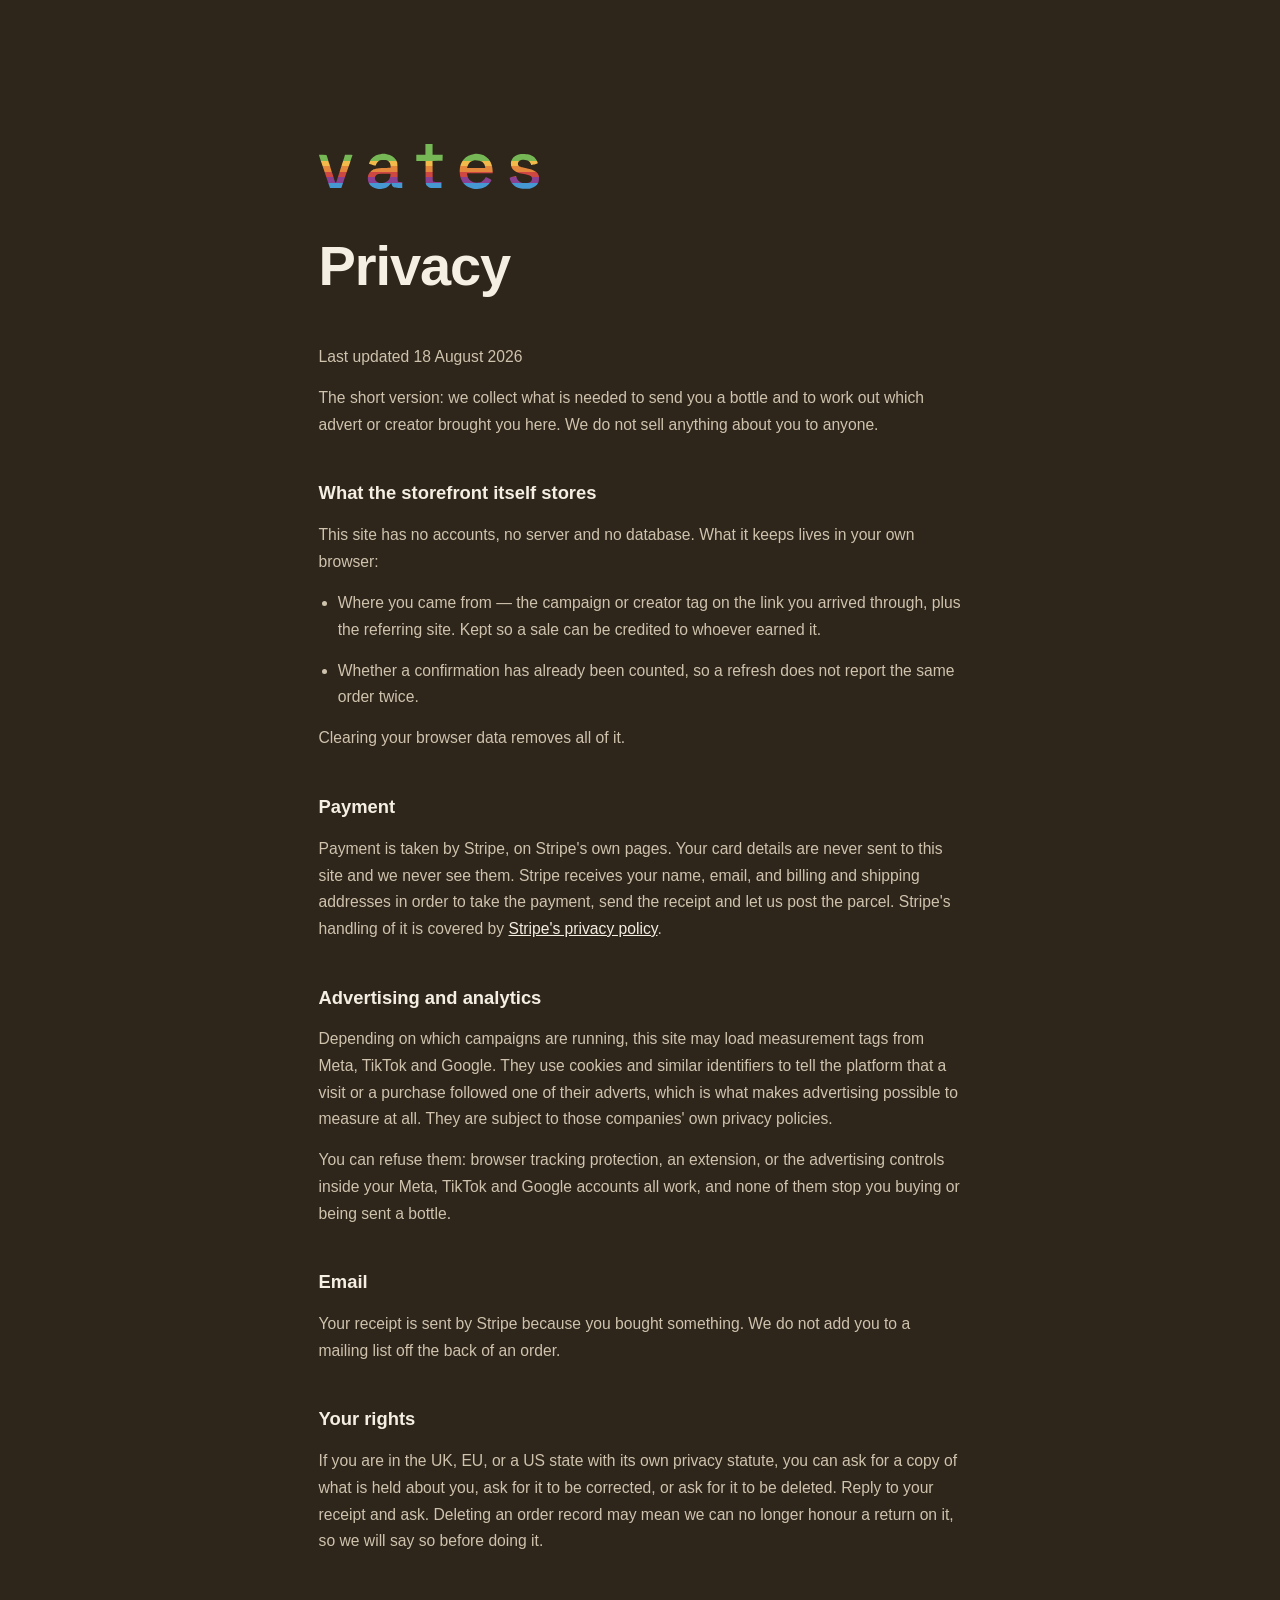
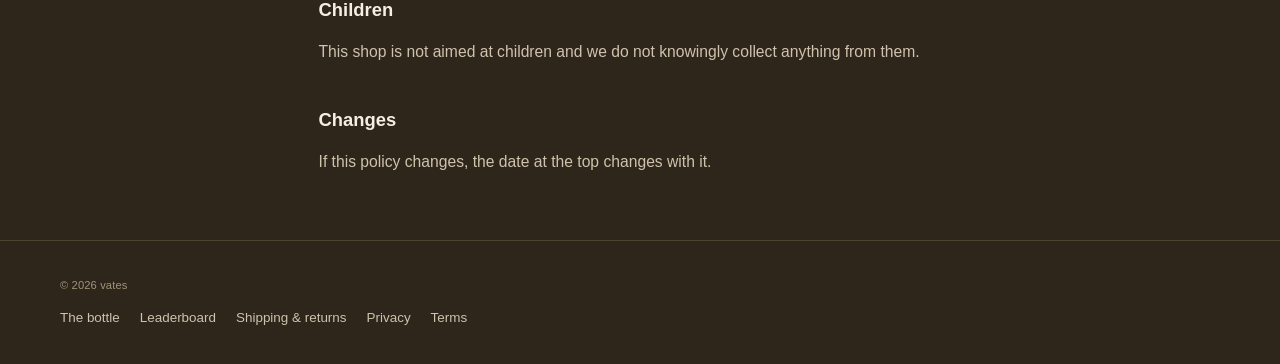
<file: privacy.html>
<!doctype html>
<html lang="en" data-theme="dark">
<head>
<meta charset="utf-8">
<meta name="viewport" content="width=device-width, initial-scale=1">

<title>Privacy — vates</title>
<meta name="description" content="What vates collects, why, and how to have it deleted.">
<meta name="color-scheme" content="dark">
<meta name="theme-color" content="#2e251b">
<link rel="canonical" href="https://loom-one-lime.vercel.app/privacy.html">

<link rel="icon" href="assets/brand/vates-mark.svg" type="image/svg+xml">
<link rel="icon" href="favicon.ico" sizes="32x32">
<link rel="apple-touch-icon" href="assets/img/apple-touch-icon.png">

<link rel="stylesheet" href="assets/brand/loom-colors.css">
<link rel="stylesheet" href="assets/css/styles.css">
</head>
<body class="page">

<a class="skip-link" href="#main">Skip to content</a>

<main class="page__main" id="main">
  <div class="container page__inner">

    <p class="wordmark wordmark--page">
      <a href="./"><img src="assets/brand/vates-wordmark.svg" alt="vates" width="893" height="184"></a>
    </p>

    <h1 class="page__title">Privacy</h1>
    <div class="prose">
      <p class="prose__updated">Last updated 18 August 2026</p>

      <p>The short version: we collect what is needed to send you a bottle and
        to work out which advert or creator brought you here. We do not sell
        anything about you to anyone.</p>

      <h2>What the storefront itself stores</h2>
      <p>This site has no accounts, no server and no database. What it keeps
        lives in your own browser:</p>
      <ul>
        <li>Where you came from — the campaign or creator tag on the link you
          arrived through, plus the referring site. Kept so a sale can be
          credited to whoever earned it.</li>
        <li>Whether a confirmation has already been counted, so a refresh does
          not report the same order twice.</li>
      </ul>
      <p>Clearing your browser data removes all of it.</p>

      <h2>Payment</h2>
      <p>Payment is taken by Stripe, on Stripe's own pages. Your card details
        are never sent to this site and we never see them. Stripe receives your
        name, email, and billing and shipping addresses in order to take the
        payment, send the receipt and let us post the parcel. Stripe's handling
        of it is covered by
        <a href="https://stripe.com/privacy" rel="noopener">Stripe's privacy
        policy</a>.</p>

      <h2>Advertising and analytics</h2>
      <p>Depending on which campaigns are running, this site may load
        measurement tags from Meta, TikTok and Google. They use cookies and
        similar identifiers to tell the platform that a visit or a purchase
        followed one of their adverts, which is what makes advertising possible
        to measure at all. They are subject to those companies' own privacy
        policies.</p>
      <p>You can refuse them: browser tracking protection, an extension, or the
        advertising controls inside your Meta, TikTok and Google accounts all
        work, and none of them stop you buying or being sent a bottle.</p>

      <h2>Email</h2>
      <p>Your receipt is sent by Stripe because you bought something. We do not
        add you to a mailing list off the back of an order.</p>

      <h2>Your rights</h2>
      <p>If you are in the UK, EU, or a US state with its own privacy statute,
        you can ask for a copy of what is held about you, ask for it to be
        corrected, or ask for it to be deleted. Reply to your receipt and ask.
        Deleting an order record may mean we can no longer honour a return on
        it, so we will say so before doing it.</p>

      <h2>Children</h2>
      <p>This shop is not aimed at children and we do not knowingly collect
        anything from them.</p>

      <h2>Changes</h2>
      <p>If this policy changes, the date at the top changes with it.</p>
    </div>

  </div>
</main>

<footer class="site-footer">
  <div class="container site-footer__inner">
    <p class="site-footer__meta">&copy; <span id="year">2026</span> vates</p>
    <p class="site-footer__links">
      <a href="./">The bottle</a>
      <a href="leaderboard.html">Leaderboard</a>
      <a href="shipping.html">Shipping &amp; returns</a>
      <a href="privacy.html">Privacy</a>
      <a href="terms.html">Terms</a>
    </p>
  </div>
</footer>

<script>document.getElementById("year").textContent = String(new Date().getFullYear());</script>

</body>
</html>
</file>
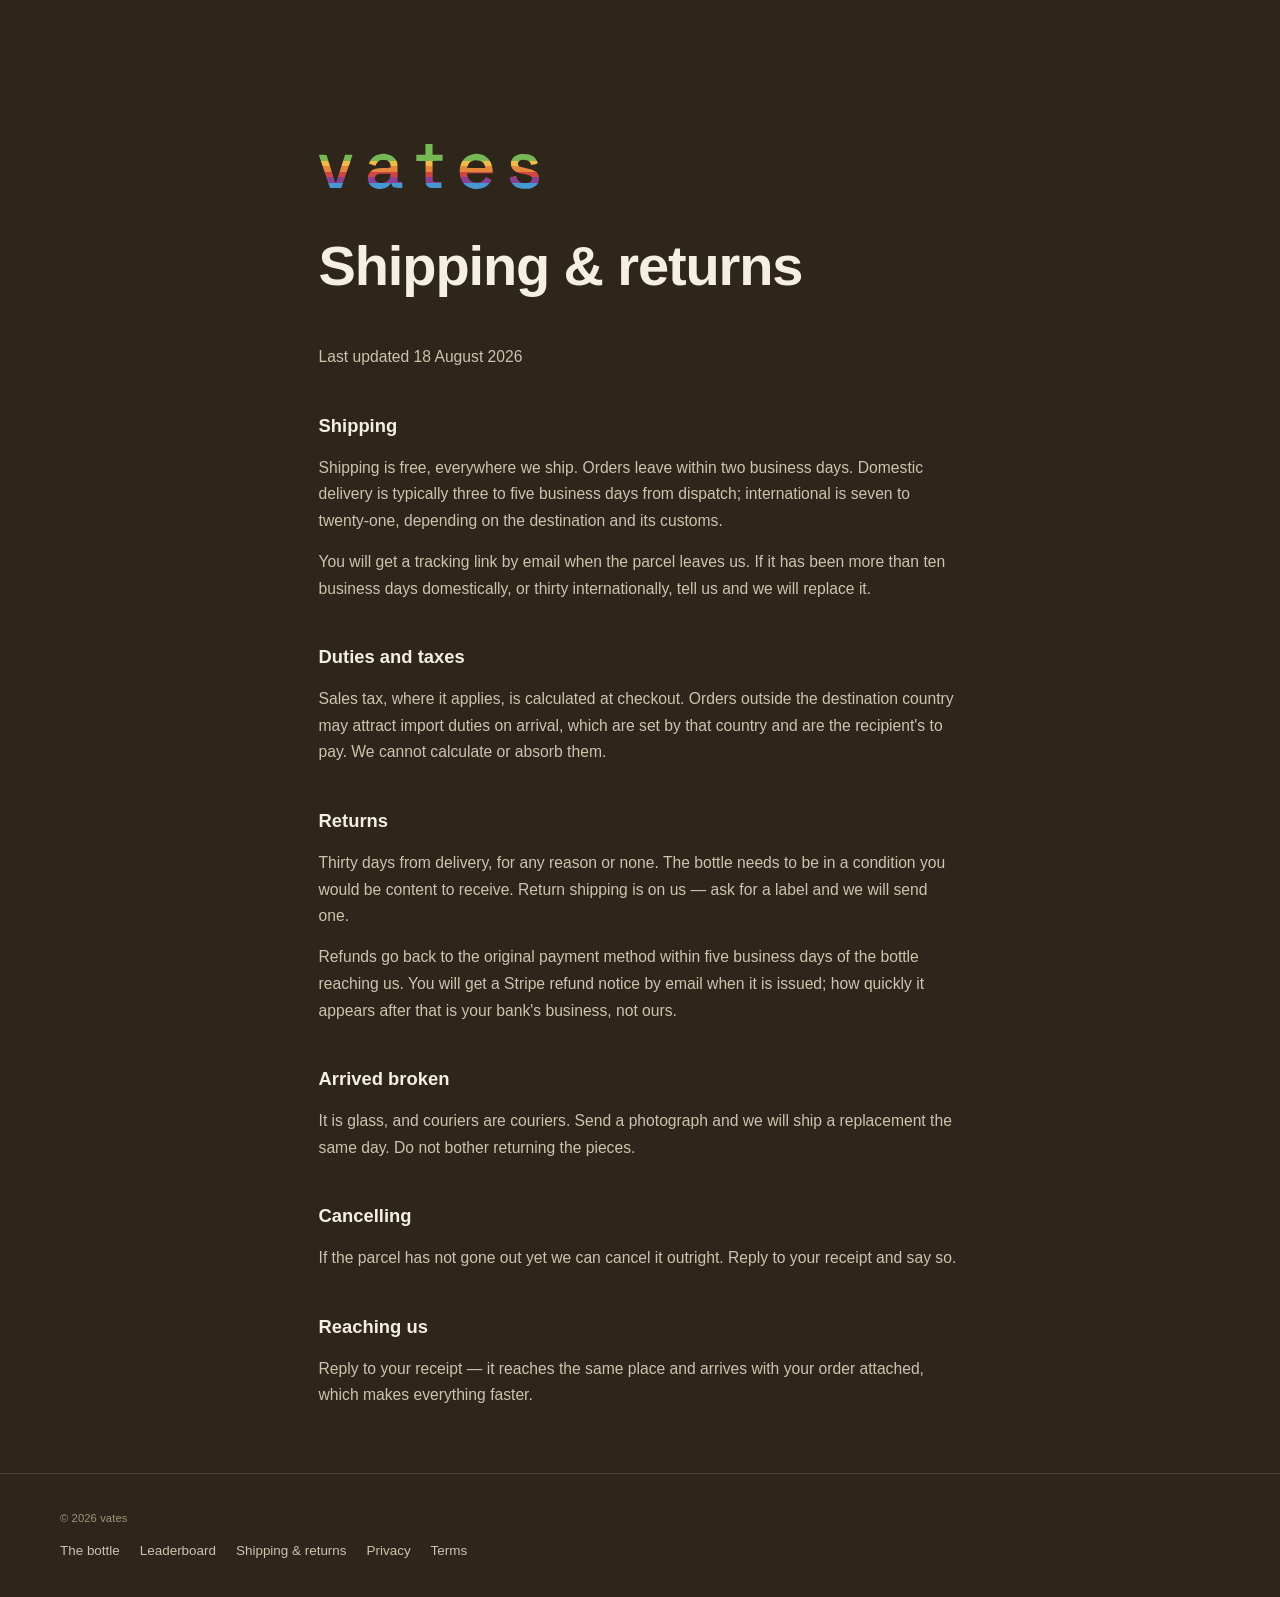
<file: shipping.html>
<!doctype html>
<html lang="en" data-theme="dark">
<head>
<meta charset="utf-8">
<meta name="viewport" content="width=device-width, initial-scale=1">

<title>Shipping &amp; returns — vates</title>
<meta name="description" content="Free shipping. 30-day returns. How No. 01 gets to you and how to send it back.">
<meta name="color-scheme" content="dark">
<meta name="theme-color" content="#2e251b">
<link rel="canonical" href="https://loom-one-lime.vercel.app/shipping.html">

<link rel="icon" href="assets/brand/vates-mark.svg" type="image/svg+xml">
<link rel="icon" href="favicon.ico" sizes="32x32">
<link rel="apple-touch-icon" href="assets/img/apple-touch-icon.png">

<link rel="stylesheet" href="assets/brand/loom-colors.css">
<link rel="stylesheet" href="assets/css/styles.css">
</head>
<body class="page">

<a class="skip-link" href="#main">Skip to content</a>

<main class="page__main" id="main">
  <div class="container page__inner">

    <p class="wordmark wordmark--page">
      <a href="./"><img src="assets/brand/vates-wordmark.svg" alt="vates" width="893" height="184"></a>
    </p>

    <h1 class="page__title">Shipping &amp; returns</h1>
    <div class="prose">
      <p class="prose__updated">Last updated 18 August 2026</p>

      <h2>Shipping</h2>
      <p>Shipping is free, everywhere we ship. Orders leave within two business
        days. Domestic delivery is typically three to five business days from
        dispatch; international is seven to twenty-one, depending on the
        destination and its customs.</p>
      <p>You will get a tracking link by email when the parcel leaves us. If it
        has been more than ten business days domestically, or thirty
        internationally, tell us and we will replace it.</p>

      <h2>Duties and taxes</h2>
      <p>Sales tax, where it applies, is calculated at checkout. Orders outside
        the destination country may attract import duties on arrival, which are
        set by that country and are the recipient's to pay. We cannot calculate
        or absorb them.</p>

      <h2>Returns</h2>
      <p>Thirty days from delivery, for any reason or none. The bottle needs to
        be in a condition you would be content to receive. Return shipping is on
        us — ask for a label and we will send one.</p>
      <p>Refunds go back to the original payment method within five business
        days of the bottle reaching us. You will get a Stripe refund notice by
        email when it is issued; how quickly it appears after that is your
        bank's business, not ours.</p>

      <h2>Arrived broken</h2>
      <p>It is glass, and couriers are couriers. Send a photograph and we will
        ship a replacement the same day. Do not bother returning the pieces.</p>

      <h2>Cancelling</h2>
      <p>If the parcel has not gone out yet we can cancel it outright. Reply to
        your receipt and say so.</p>

      <h2>Reaching us</h2>
      <p>Reply to your receipt — it reaches the same place and arrives with your
        order attached, which makes everything faster.</p>
    </div>

  </div>
</main>

<footer class="site-footer">
  <div class="container site-footer__inner">
    <p class="site-footer__meta">&copy; <span id="year">2026</span> vates</p>
    <p class="site-footer__links">
      <a href="./">The bottle</a>
      <a href="leaderboard.html">Leaderboard</a>
      <a href="shipping.html">Shipping &amp; returns</a>
      <a href="privacy.html">Privacy</a>
      <a href="terms.html">Terms</a>
    </p>
  </div>
</footer>

<script>document.getElementById("year").textContent = String(new Date().getFullYear());</script>

</body>
</html>
</file>
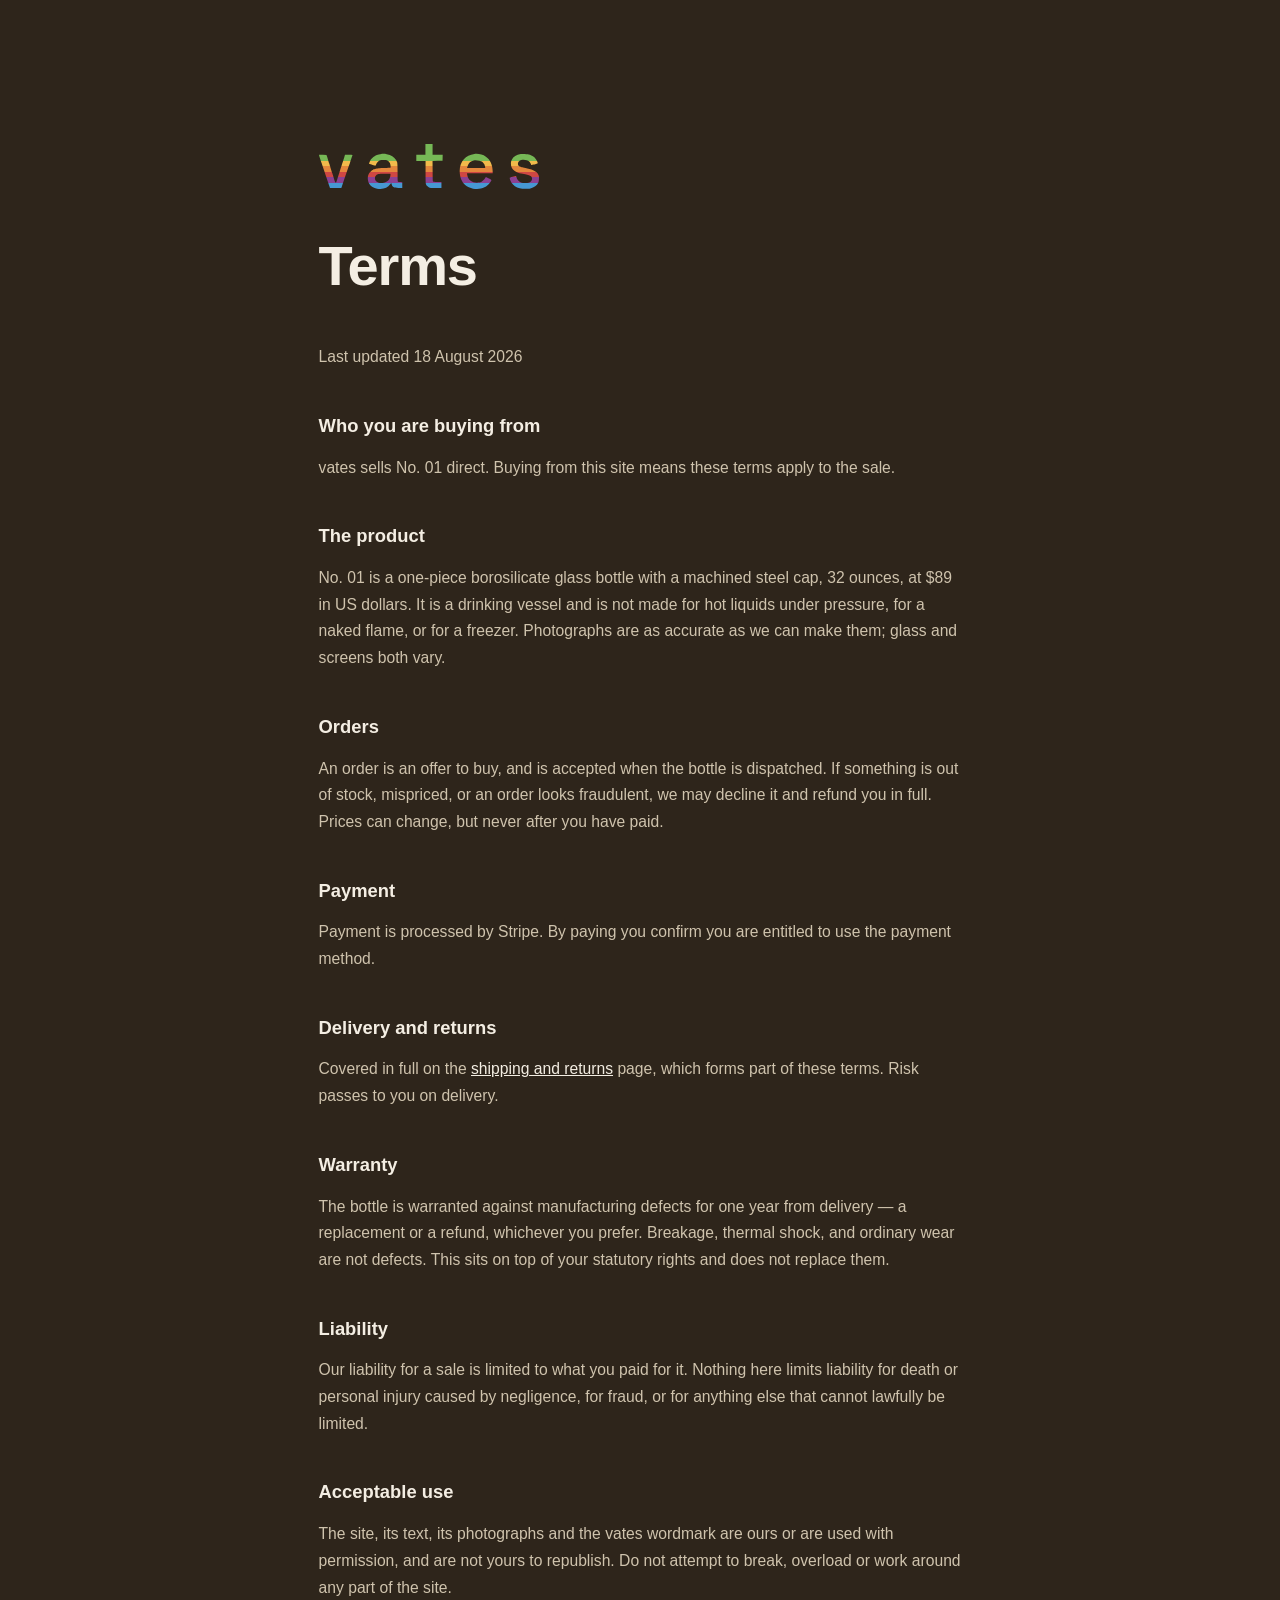
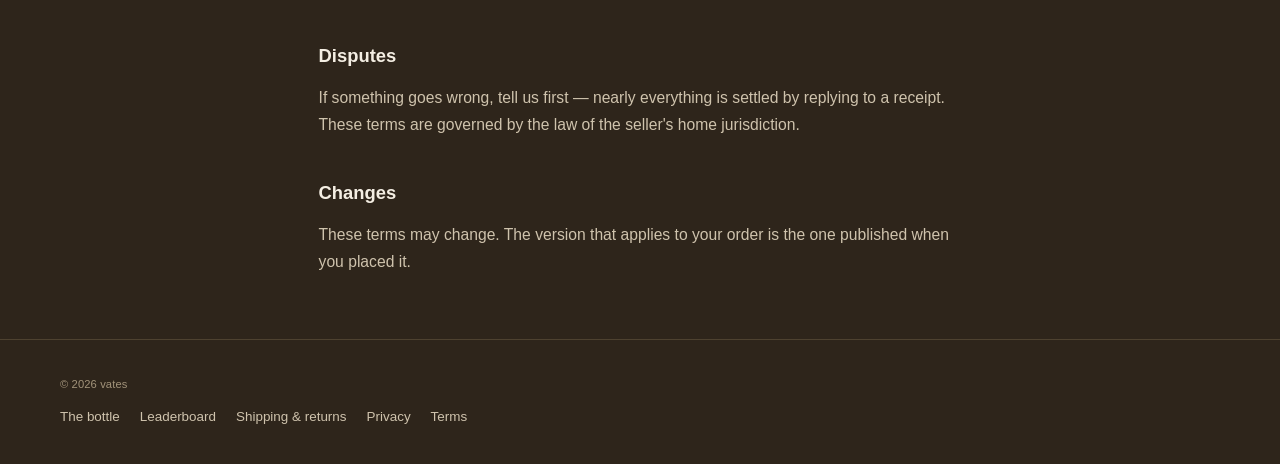
<file: terms.html>
<!doctype html>
<html lang="en" data-theme="dark">
<head>
<meta charset="utf-8">
<meta name="viewport" content="width=device-width, initial-scale=1">

<title>Terms — vates</title>
<meta name="description" content="The terms of sale for No. 01.">
<meta name="color-scheme" content="dark">
<meta name="theme-color" content="#2e251b">
<link rel="canonical" href="https://loom-one-lime.vercel.app/terms.html">

<link rel="icon" href="assets/brand/vates-mark.svg" type="image/svg+xml">
<link rel="icon" href="favicon.ico" sizes="32x32">
<link rel="apple-touch-icon" href="assets/img/apple-touch-icon.png">

<link rel="stylesheet" href="assets/brand/loom-colors.css">
<link rel="stylesheet" href="assets/css/styles.css">
</head>
<body class="page">

<a class="skip-link" href="#main">Skip to content</a>

<main class="page__main" id="main">
  <div class="container page__inner">

    <p class="wordmark wordmark--page">
      <a href="./"><img src="assets/brand/vates-wordmark.svg" alt="vates" width="893" height="184"></a>
    </p>

    <h1 class="page__title">Terms</h1>
    <div class="prose">
      <p class="prose__updated">Last updated 18 August 2026</p>

      <h2>Who you are buying from</h2>
      <p>vates sells No. 01 direct. Buying from this site means these terms
        apply to the sale.</p>

      <h2>The product</h2>
      <p>No. 01 is a one-piece borosilicate glass bottle with a machined steel
        cap, 32 ounces, at $89 in US dollars. It is a drinking vessel and is not
        made for hot liquids under pressure, for a naked flame, or for a
        freezer. Photographs are as accurate as we can make them; glass and
        screens both vary.</p>

      <h2>Orders</h2>
      <p>An order is an offer to buy, and is accepted when the bottle is
        dispatched. If something is out of stock, mispriced, or an order looks
        fraudulent, we may decline it and refund you in full. Prices can change,
        but never after you have paid.</p>

      <h2>Payment</h2>
      <p>Payment is processed by Stripe. By paying you confirm you are entitled
        to use the payment method.</p>

      <h2>Delivery and returns</h2>
      <p>Covered in full on the <a href="shipping.html">shipping and
        returns</a> page, which forms part of these terms. Risk passes to you on
        delivery.</p>

      <h2>Warranty</h2>
      <p>The bottle is warranted against manufacturing defects for one year from
        delivery — a replacement or a refund, whichever you prefer. Breakage,
        thermal shock, and ordinary wear are not defects. This sits on top of
        your statutory rights and does not replace them.</p>

      <h2>Liability</h2>
      <p>Our liability for a sale is limited to what you paid for it. Nothing
        here limits liability for death or personal injury caused by negligence,
        for fraud, or for anything else that cannot lawfully be limited.</p>

      <h2>Acceptable use</h2>
      <p>The site, its text, its photographs and the vates wordmark are ours or
        are used with permission, and are not yours to republish. Do not attempt
        to break, overload or work around any part of the site.</p>

      <h2>Disputes</h2>
      <p>If something goes wrong, tell us first — nearly everything is settled
        by replying to a receipt. These terms are governed by the law of the
        seller's home jurisdiction.</p>

      <h2>Changes</h2>
      <p>These terms may change. The version that applies to your order is the
        one published when you placed it.</p>
    </div>

  </div>
</main>

<footer class="site-footer">
  <div class="container site-footer__inner">
    <p class="site-footer__meta">&copy; <span id="year">2026</span> vates</p>
    <p class="site-footer__links">
      <a href="./">The bottle</a>
      <a href="leaderboard.html">Leaderboard</a>
      <a href="shipping.html">Shipping &amp; returns</a>
      <a href="privacy.html">Privacy</a>
      <a href="terms.html">Terms</a>
    </p>
  </div>
</footer>

<script>document.getElementById("year").textContent = String(new Date().getFullYear());</script>

</body>
</html>
</file>
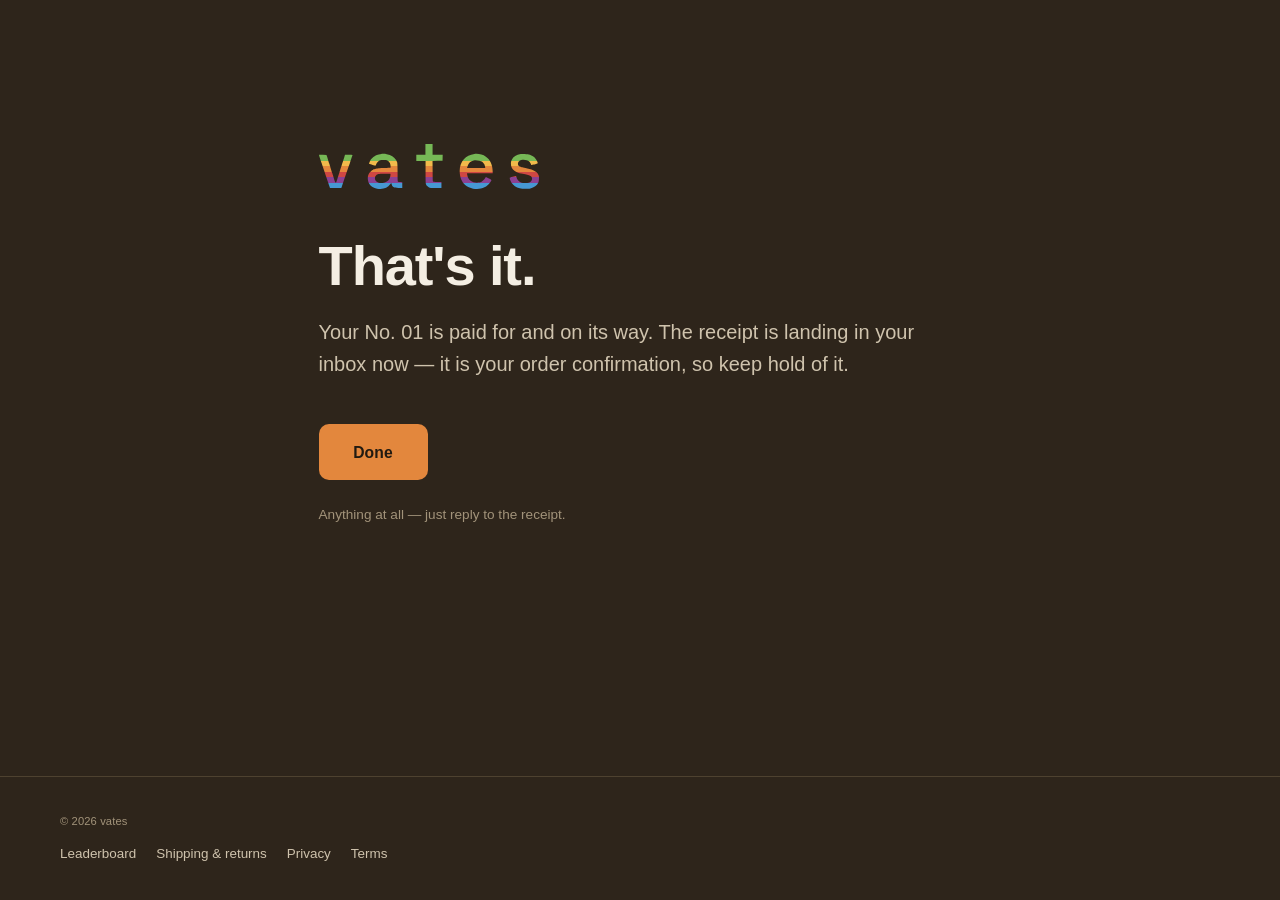
<file: thanks.html>
<!doctype html>
<html lang="en" data-theme="dark">
<head>
<meta charset="utf-8">
<meta name="viewport" content="width=device-width, initial-scale=1">

<title>Order confirmed — vates</title>
<meta name="description" content="Your No. 01 is on its way.">
<meta name="color-scheme" content="dark">
<meta name="theme-color" content="#2e251b">
<!-- A confirmation page has no business in an index, and carries a
     session id in its URL that certainly does not. -->
<meta name="robots" content="noindex, nofollow">

<link rel="icon" href="assets/brand/vates-mark.svg" type="image/svg+xml">
<link rel="icon" href="favicon.ico" sizes="32x32">
<link rel="apple-touch-icon" href="assets/img/apple-touch-icon.png">

<link rel="stylesheet" href="assets/brand/loom-colors.css">
<link rel="stylesheet" href="assets/css/styles.css">

<script src="assets/js/config.js" defer></script>
<script src="assets/js/track.js" defer></script>
</head>
<body class="page">

<a class="skip-link" href="#main">Skip to content</a>

<main class="page__main" id="main">
  <div class="container page__inner">

    <p class="wordmark wordmark--page">
      <img src="assets/brand/vates-wordmark.svg" alt="vates" width="893" height="184">
    </p>

    <h1 class="page__title">That's it.</h1>

    <p class="page__lead">
      Your No. 01 is paid for and on its way. The receipt is landing in your
      inbox now — it is your order confirmation, so keep hold of it.
    </p>

    <p class="page__note" id="order-ref"></p>

    <p class="page__actions">
      <a class="btn btn--primary" href="./">Done</a>
    </p>

    <p class="page__note">
      Anything at all — just reply to the receipt.
    </p>

  </div>
</main>

<footer class="site-footer">
  <div class="container site-footer__inner">
    <p class="site-footer__meta">© <span id="year">2026</span> vates</p>
    <p class="site-footer__links">
      <a href="leaderboard.html">Leaderboard</a>
      <a href="shipping.html">Shipping &amp; returns</a>
      <a href="privacy.html">Privacy</a>
      <a href="terms.html">Terms</a>
    </p>
  </div>
</footer>

<script>
(function () {
  "use strict";

  document.getElementById("year").textContent = String(new Date().getFullYear());

  /* This is the whole point of the redirect. Every ad platform needs the
     conversion reported from a page the buyer actually lands on after
     paying, and without it the campaigns have nothing to optimise
     towards — they can count clicks but not sales.

     The value sent is the list price of one bottle. There is no server
     here to ask Stripe what was actually charged, so a two-bottle order
     is still reported as ninety-nine dollars. Under-reporting is the
     safe direction to be wrong in, and the exact figures are in Stripe.
     A webhook into the Conversions API is the fix when it is worth it. */
  function report() {
    if (!window.VATES_TRACK) return;
    var params = new URLSearchParams(window.location.search);
    /* Only ever fire on a real return from Stripe. Someone opening this
       page directly, or refreshing it, must not book a second sale. */
    if (!params.get("session_id")) return;
    if (sessionStorage.getItem("vates.reported") === params.get("session_id")) return;
    try { sessionStorage.setItem("vates.reported", params.get("session_id")); } catch (e) {}
    window.VATES_TRACK.track("purchase");
  }

  /* Shown so a customer with a question has something to quote, and so
     the creator credit is visible on the page it was earned on. */
  function showReference() {
    var ref = "";
    try { ref = window.VATES_TRACK ? window.VATES_TRACK.reference() : ""; } catch (e) {}
    var node = document.getElementById("order-ref");
    var session = new URLSearchParams(window.location.search).get("session_id");
    if (!session) { node.textContent = ""; return; }
    node.textContent = "Reference " + session.slice(-12) + (ref ? " · " + ref : "");
  }

  /* config.js and track.js are deferred, so they are ready by
     DOMContentLoaded but not before this inline script parses. */
  document.addEventListener("DOMContentLoaded", function () {
    report();
    showReference();
  });
})();
</script>

</body>
</html>
</file>
<file: assets/brand/loom-colors.css>
/* ============================================================
   LOOM — Color System
   ============================================================ */
:root {
  --loom-void:      #14171A; /* primary dark background */
  --loom-graphite:  #2E3237; /* secondary dark surface / text on light */
  --loom-slate:     #454C54; /* secondary text, borders on dark */
  --loom-steel:     #7C8590; /* muted text, captions, disabled states */
  --loom-silver:    #B8BFC8; /* borders / icon ink on dark */
  --loom-platinum:  #E4E7EA; /* light surfaces, dividers */
  --loom-paper:     #FAFAFA; /* primary light background */
  --loom-signal:    #5C6773; /* links, focus rings — use sparingly */

  --loom-accent-blue:     #2E86FF;
  --loom-accent-emerald:  #00D9A0;
  --loom-accent-gold:     #FFD500;
  --loom-accent-orange:   #FF5C00;
  --loom-accent-magenta:  #E000B8;
  --loom-accent-violet:   #7A2DE0;

  --loom-gradient-primary: linear-gradient(135deg,
    var(--loom-accent-blue) 0%, var(--loom-accent-emerald) 20%,
    var(--loom-accent-gold) 40%, var(--loom-accent-orange) 60%,
    var(--loom-accent-magenta) 80%, var(--loom-accent-violet) 100%);

  --loom-gradient-subtle: linear-gradient(135deg,
    color-mix(in srgb, var(--loom-accent-blue) 35%, var(--loom-void)) 0%,
    color-mix(in srgb, var(--loom-accent-violet) 35%, var(--loom-void)) 100%);

  --color-bg:             var(--loom-void);
  --color-bg-elevated:    var(--loom-graphite);
  --color-surface:        var(--loom-platinum);
  --color-text-primary:   var(--loom-paper);
  --color-text-secondary: var(--loom-silver);
  --color-text-muted:     var(--loom-steel);
  --color-border:         var(--loom-slate);
  --color-link:           var(--loom-signal);
  --color-accent:         var(--loom-accent-blue);
}
[data-theme="light"] {
  --color-bg: var(--loom-paper); --color-bg-elevated: var(--loom-platinum);
  --color-surface: var(--loom-graphite); --color-text-primary: var(--loom-graphite);
  --color-text-secondary: var(--loom-slate); --color-text-muted: var(--loom-steel);
  --color-border: var(--loom-platinum);
}
.loom-gradient-text {
  background: var(--loom-gradient-primary); background-clip: text;
  -webkit-background-clip: text; color: transparent; -webkit-text-fill-color: transparent;
}
.loom-gradient-bg { background: var(--loom-gradient-primary); }
</file>
<file: assets/css/styles.css>
/* ============================================================
   vates — storefront styles
   The "Mindform" design: a statement opening (the seer's-eye iris,
   drawn on a canvas by app.js) over the brand's warm dark ground,
   then the manifesto, the bottle, the creators, and the specs.
   Components reference this sheet's own tokens; loom-colors.css is
   kept verbatim for the brand record. The wordmark is artwork —
   assets/brand/vates-wordmark.svg — and is never re-set in type.
   ============================================================ */

/* ── Faces, served from here ─────────────────────────────────
   Self-hosted on purpose. Loaded from fonts.googleapis.com this was
   a render-blocking request to a third party: measured here, a page
   whose font request hung took 12,875ms to DOMContentLoaded against
   95ms when it did not. Inter carries the product and UI voice;
   Fraunces (one latin variable file) is the manifesto voice — the
   statement lines only. -------------------------------------- */
@font-face {
  font-family: "Inter";
  font-style: normal;
  font-weight: 400;
  font-display: swap;
  src: url("../fonts/inter-400-latin.woff2") format("woff2");
  unicode-range: U+0000-00FF, U+0131, U+0152-0153, U+02BB-02BC, U+02C6, U+02DA, U+02DC, U+0304, U+0308, U+0329, U+2000-206F, U+20AC, U+2122, U+2191, U+2193, U+2212, U+2215, U+FEFF, U+FFFD;
}

@font-face {
  font-family: "Inter";
  font-style: normal;
  font-weight: 500;
  font-display: swap;
  src: url("../fonts/inter-500-latin.woff2") format("woff2");
  unicode-range: U+0000-00FF, U+0131, U+0152-0153, U+02BB-02BC, U+02C6, U+02DA, U+02DC, U+0304, U+0308, U+0329, U+2000-206F, U+20AC, U+2122, U+2191, U+2193, U+2212, U+2215, U+FEFF, U+FFFD;
}

@font-face {
  font-family: "Inter";
  font-style: normal;
  font-weight: 600;
  font-display: swap;
  src: url("../fonts/inter-600-latin.woff2") format("woff2");
  unicode-range: U+0000-00FF, U+0131, U+0152-0153, U+02BB-02BC, U+02C6, U+02DA, U+02DC, U+0304, U+0308, U+0329, U+2000-206F, U+20AC, U+2122, U+2191, U+2193, U+2212, U+2215, U+FEFF, U+FFFD;
}

@font-face {
  font-family: "Fraunces";
  font-style: normal;
  font-weight: 100 900;
  font-display: swap;
  src: url("../fonts/fraunces-latin-var.woff2") format("woff2");
  unicode-range: U+0000-00FF, U+0131, U+0152-0153, U+02BB-02BC, U+02C6, U+02DA, U+02DC, U+0304, U+0308, U+0329, U+2000-206F, U+20AC, U+2122, U+2191, U+2193, U+2212, U+2215, U+FEFF, U+FFFD;
}

:root {
  --font: "Helvetica Neue", Helvetica, "Inter", Arial, sans-serif;
  --font-display: "Fraunces", Georgia, "Times New Roman", serif;

  /* The warm world: umber ground, paper ink, one band as accent. */
  --ground:      #2e251b;
  --ground-deep: #1e180f;
  --panel:       #3a2f21;
  --ink:         #f4eee3;
  --ink-2:       #cfc3ad;
  --ink-3:       #a2937a;
  --line:        #4e4230;
  --accent:      #e3873d;   /* one band from the wordmark's own ramp */
  --accent-ink:  #211a11;
  --bands: linear-gradient(to right,
    #76b856 0 16.667%, #f2ba4b 16.667% 33.333%, #e3873d 33.333% 50%,
    #cf4743 50% 66.667%, #8b4192 66.667% 83.333%, #4698d3 83.333% 100%);

  /* The vertical rhythm every band shares. Sections used to carry a top
     padding and no bottom, which read fine while they ran together; with
     the band filaments dividing them, an asymmetric section puts the line
     hard against the content above it. Equal on both sides, so a divider
     always lands centred between two sections. */
  --section-y: clamp(4.5rem, 10vw, 8rem);

  --radius-sm: 10px;   /* controls: buttons, inputs, steppers */
  --radius-md: 14px;   /* small panels: thumbs, notices */
  --radius-lg: 22px;   /* cards and surfaces */
}

/* The page ground. loom-colors.css is kept verbatim, so this site's own
   ground is set here rather than by editing the brand file. */
[data-theme="dark"] { --color-bg: #2e251b; }

/* ── Reset / base ───────────────────────────────────────────── */
*, *::before, *::after { box-sizing: border-box; }

html {
  -webkit-text-size-adjust: 100%;
  scroll-behavior: smooth;
  background: var(--ground);
}

body {
  margin: 0;
  background: var(--ground);
  color: var(--ink);
  font-family: var(--font);
  font-size: 1.0625rem;
  line-height: 1.6;
  -webkit-font-smoothing: antialiased;
  text-rendering: optimizeLegibility;
}

body.is-locked { overflow: hidden; }

img, svg, video, canvas { display: block; max-width: 100%; }
button, input { font: inherit; color: inherit; }

/* component display rules must not out-specify the hidden attribute */
[hidden] { display: none !important; }

h1, h2, h3, p, dl, dd, dt, figure { margin: 0; }
ul { margin: 0; padding: 0; list-style: none; }

a { color: var(--ink-2); }

:focus-visible {
  outline: 2px solid var(--accent);
  outline-offset: 3px;
  border-radius: var(--radius-sm);
}

.skip-link {
  position: absolute;
  left: -9999px;
  top: 0;
  z-index: 200;
  padding: 0.75rem 1rem;
  background: var(--panel);
  color: var(--ink);
  border-radius: var(--radius-sm);
  text-decoration: none;
}
.skip-link:focus { left: 1rem; top: 1rem; }

/* ── Shared primitives ──────────────────────────────────────── */
.container { width: min(1160px, 100% - clamp(2.5rem, 7vw, 7rem)); margin-inline: auto; }

.label {
  font-family: var(--font);
  font-weight: 500;
  font-size: 0.72rem;
  letter-spacing: 0.18em;
  text-transform: uppercase;
  color: var(--ink-3);
  margin: 0;
}

/* The six bands, demoted to a hairline signature. */
.filament { height: 2px; background: var(--bands); border: 0; margin: 0; }

/* ── Wordmark ───────────────────────────────────────────────── */
.wordmark { line-height: 1; }
.wordmark img { display: block; width: 100%; height: auto; }
.wordmark--footer { width: clamp(150px, 24vw, 250px); }

/* ── Buttons ────────────────────────────────────────────────── */
.btn {
  appearance: none;
  border: 1px solid transparent;
  border-radius: var(--radius-sm);
  padding: 0.9rem 2.1rem;
  font-family: var(--font);
  font-size: 0.98rem;
  font-weight: 600;
  letter-spacing: 0.01em;
  cursor: pointer;
  transition: background-color 160ms ease, transform 160ms ease, opacity 160ms ease;
}

/* One band from the wordmark's own ramp, solid: ink at 5.4:1, with
   room to spare before the type size or padding moves. */
.btn--primary { background: var(--accent); color: var(--accent-ink); }
.btn--primary:hover { transform: translateY(-1px); background: #ea9349; }
.btn--primary:active { transform: none; }
.btn--primary:disabled {
  background: var(--panel);
  color: var(--ink-3);
  cursor: not-allowed;
  transform: none;
}
.btn--block { width: 100%; }

/* ── The ticker: the chant, edge to edge ────────────────────── */
.ticker {
  position: absolute;
  inset: 0 0 auto 0;
  z-index: 6;
  overflow: hidden;
  border-bottom: 1px solid var(--line);
  background: color-mix(in srgb, var(--ground-deep) 88%, transparent);
  padding-block: 0.55rem;
}
.ticker__track {
  display: flex;
  align-items: center;
  gap: 1.4rem;
  width: max-content;
  font-size: 0.7rem;
  font-weight: 500;
  letter-spacing: 0.18em;
  text-transform: uppercase;
  color: var(--ink-2);
  white-space: nowrap;
}
.ticker .sq { width: 0.42rem; height: 0.42rem; flex: none; }
.ticker .sq-1 { background: #76b856; } .ticker .sq-2 { background: #f2ba4b; }
.ticker .sq-3 { background: #e3873d; } .ticker .sq-4 { background: #cf4743; }
.ticker .sq-5 { background: #8b4192; } .ticker .sq-6 { background: #4698d3; }
@media (prefers-reduced-motion: no-preference) {
  .ticker__track { animation: ticker 30s linear infinite; }
  @keyframes ticker { to { transform: translateX(-50%); } }
}

/* ── The opening ────────────────────────────────────────────── */
.hero {
  position: relative;
  min-height: 100vh;
  min-height: 100svh;
  background: radial-gradient(120% 100% at 50% 0%, #29211408 0%, transparent 60%), var(--ground-deep);
  overflow: hidden;
}

.hero__canvas { position: absolute; inset: 0; width: 100%; height: 100%; }

.hero__scrim {
  position: absolute;
  inset: 0;
  z-index: 1;
  background: linear-gradient(to bottom,
    transparent 0%, transparent 46%,
    rgba(30, 24, 15, 0.55) 72%, rgba(30, 24, 15, 0.95) 100%);
  pointer-events: none;
}

/* The mark at masthead scale, centred over the eye. */
.top {
  position: absolute;
  inset: 0 0 auto 0;
  z-index: 5;
  display: grid;
  justify-items: center;
  padding-top: clamp(4.5rem, 14vh, 9rem);
}
.top__mark img {
  width: clamp(300px, 56vw, 820px);
  height: auto;
  filter: drop-shadow(0 4px 40px rgba(15, 11, 5, 0.55));
}

/* Tagline and promise on screen one — no empty screen between the
   opening and the bottle. */
.hero__copy {
  position: absolute;
  left: 0; right: 0; bottom: 0;
  z-index: 2;
  display: grid;
  justify-items: center;
  text-align: center;
  row-gap: clamp(0.7rem, 1.6vh, 1.1rem);
  padding: 0 clamp(1.25rem, 5vw, 4rem) clamp(5rem, 10vh, 7rem);
  pointer-events: none;
}
.hero__tag {
  font-family: var(--font-display);
  font-weight: 480;
  font-size: clamp(2.2rem, 6.2vw, 4.8rem);
  line-height: 1.05;
  letter-spacing: -0.015em;
  text-wrap: balance;
  max-width: 15ch;
  text-shadow: 0 2px 34px rgba(20, 15, 8, 0.65), 0 1px 6px rgba(20, 15, 8, 0.4);
}
.hero__intro {
  max-width: 44ch;
  font-size: clamp(1rem, 1.7vw, 1.25rem);
  line-height: 1.5;
  color: var(--ink-2);
  text-wrap: pretty;
  text-shadow: 0 1px 18px rgba(20, 15, 8, 0.6);
}

.hero__cue {
  position: absolute;
  bottom: 1.1rem;
  left: 50%;
  translate: -50% 0;
  display: grid;
  justify-items: center;
  padding: 0.5rem 1rem;
  color: var(--ink-3);
  text-decoration: none;
}
.hero__cue-line {
  width: 1px;
  height: 2.1rem;
  background: linear-gradient(to bottom, transparent, var(--ink-3));
}
@media (prefers-reduced-motion: no-preference) {
  .hero__cue-line { animation: cue 2.4s ease-in-out infinite; }
  @keyframes cue {
    0%, 100% { transform: scaleY(0.6); transform-origin: top; opacity: 0.6; }
    50% { transform: scaleY(1); opacity: 1; }
  }
}

/* Load-in: one orchestrated moment, not scattered effects. */
@media (prefers-reduced-motion: no-preference) {
  .rise { opacity: 0; transform: translateY(18px); animation: rise 800ms cubic-bezier(0.2, 0.8, 0.2, 1) forwards; }
  .rise-2 { animation-delay: 120ms; }
  .rise-3 { animation-delay: 240ms; }
  @keyframes rise { to { opacity: 1; transform: none; } }
}

/* ── Who we are ─────────────────────────────────────────────── */
.about { padding-block: var(--section-y); }
.about__inner { display: grid; justify-items: center; text-align: center; }
.about__title {
  margin-top: 1rem;
  font-family: var(--font-display);
  font-weight: 480;
  font-size: clamp(1.9rem, 3.8vw, 3.2rem);
  line-height: 1.15;
  letter-spacing: -0.01em;
  text-wrap: balance;
  max-width: 20ch;
}
.about__body {
  margin-top: 1.2rem;
  max-width: 56ch;
  font-size: 1.02rem;
  line-height: 1.7;
  color: var(--ink-2);
  text-wrap: pretty;
}
.about__body + .about__body { margin-top: 0.8rem; }

/* The three "if you…" lines are the address to the reader and the heart
   of the letter, so they carry more weight than body copy: a size up,
   the leading opened, and balanced wrapping so a line that runs over
   breaks evenly instead of leaving one word stranded. */
.about__body--creed {
  margin-top: clamp(1.8rem, 4vw, 2.6rem);
  /* Wide enough that the longest of the three sits on one line at any
     desktop width — cut shorter, the second line stranded "yet." on a
     line of its own, which broke the rhythm the anaphora depends on. */
  max-width: 62ch;
  font-size: clamp(1.05rem, 1.9vw, 1.22rem);
  line-height: 1.9;
  color: var(--ink);
  text-wrap: balance;
}

/* The answer to those three lines, so it lifts into the serif. */
.about__body--close {
  margin-top: clamp(1.6rem, 3.5vw, 2.2rem);
  font-family: var(--font-display);
  font-weight: 480;
  font-size: clamp(1.3rem, 2.6vw, 1.8rem);
  line-height: 1.4;
  color: var(--ink);
  text-wrap: balance;
}

/* The sign-off. A letter ends with a name, so this sits apart from the
   message above it and quieter than everything else in the section. */
.about__signature {
  margin: clamp(2rem, 4.5vw, 3rem) auto 0;
  padding-top: clamp(1.2rem, 2.6vw, 1.7rem);
  border-top: 1px solid var(--line);
  width: min(52ch, 100%);
  font-size: 0.92rem;
  line-height: 1.6;
  color: var(--ink-3);
  text-wrap: balance;
}

/* ── The bridge: vision to vessel ───────────────────────────
   A held breath between the manifesto and the object. Full rhythm
   above, half below: "Meet No. 01" is an introduction, so it leans
   into the bottle rather than standing a whole band away from it.
   This is the one seam on the page with no divider under it,
   because the two halves are one movement. */
.bridge { padding-block: var(--section-y) calc(var(--section-y) * 0.5); }
.bridge__inner { display: grid; justify-items: center; text-align: center; }

/* Opens the section, and pairs with "Meet No. 01" closing it — the two
   accent lines bracket the three in between. */
.bridge__eyebrow {
  margin-bottom: clamp(0.9rem, 2vw, 1.3rem);
  font-size: 0.78rem;
  letter-spacing: 0.18em;
  text-transform: uppercase;
  color: var(--accent);
}
.bridge__title {
  font-family: var(--font-display);
  font-weight: 480;
  font-size: clamp(2.2rem, 5.5vw, 4.2rem);
  line-height: 1.1;
  letter-spacing: -0.015em;
  text-wrap: balance;
  max-width: 18ch;
}
.bridge__line {
  margin-top: 0.9rem;
  font-size: clamp(1.02rem, 1.8vw, 1.25rem);
  line-height: 1.5;
  color: var(--ink-2);
}
.bridge__line:first-of-type { margin-top: clamp(1.6rem, 3.5vh, 2.4rem); }

/* A hairline between each of the three, so they read as three separate
   thoughts rather than one wrapped paragraph. On the line rather than
   between elements, so there is nothing to keep in step if one moves. */
.bridge__line + .bridge__line::before {
  content: "";
  display: block;
  width: 1.75rem;
  height: 1px;
  margin: 0 auto 0.9rem;
  background: color-mix(in srgb, var(--accent) 45%, transparent);
}
.bridge__meet {
  margin-top: clamp(2rem, 4.5vh, 3rem);
  font-size: 0.78rem;
  letter-spacing: 0.18em;
  text-transform: uppercase;
  color: var(--accent);
}

/* ── The Vates Standard ─────────────────────────────────────
   Numbered because it is a creed with an order to it, not a feature
   list: each line is a rule that earns its position. */
.standard { padding-block: var(--section-y); }
.standard__inner { display: grid; justify-items: center; text-align: center; }
.standard__list {
  /* The reset above only clears <ul>; this is an <ol> and brings its own
     markers, which would sit beside the counter below. */
  margin: clamp(1.8rem, 4vw, 2.8rem) 0 0;
  padding: 0;
  list-style: none;
  counter-reset: standard;
  display: grid;
  gap: clamp(1.4rem, 3vw, 2rem);
  max-width: 30ch;
}
.standard__list li {
  counter-increment: standard;
  font-family: var(--font-display);
  font-weight: 480;
  font-size: clamp(1.2rem, 2.4vw, 1.65rem);
  line-height: 1.35;
  color: var(--ink);
  text-wrap: balance;
}
.standard__list li::before {
  content: counter(standard, decimal-leading-zero);
  display: block;
  margin-bottom: 0.3rem;
  font-family: var(--font);
  font-size: 0.68rem;
  font-weight: 500;
  letter-spacing: 0.18em;
  color: var(--ink-3);
  font-variant-numeric: tabular-nums;
}
.standard__close {
  margin-top: clamp(2.2rem, 5vw, 3.2rem);
  padding-top: clamp(1.4rem, 3vw, 2rem);
  border-top: 1px solid var(--line);
  width: min(30ch, 100%);
  font-size: 0.78rem;
  letter-spacing: 0.18em;
  text-transform: uppercase;
  color: var(--accent);
}

.about__media {
  margin-top: clamp(2rem, 4.5vw, 3.2rem);
  display: flex;
  flex-wrap: wrap;
  justify-content: center;
  gap: clamp(1.2rem, 3vw, 2.2rem);
}
.about__panel { width: min(380px, 100%); }
.about__frame {
  position: relative;
  border: 1px solid var(--line);
  border-radius: var(--radius-lg);
  overflow: hidden;
  background: #000;
  box-shadow: 0 24px 60px rgba(0, 0, 0, 0.45);
}
.about__frame video { display: block; width: 100%; height: auto; }

/* The archive reel takes the frame over when the film ends: two slots
   taking turns, the next picture decoded before it is faded up. */
.about__reel { position: absolute; inset: 0; z-index: 2; pointer-events: none; }
.about__reel img {
  position: absolute;
  inset: 0;
  width: 100%;
  height: 100%;
  object-fit: cover;
  opacity: 0;
  transition: opacity 600ms ease;
}
.about__reel img.is-current { opacity: 1; }
/* The sourced quote under whichever creator the reel is showing.
   Reserved height, so the frame does not jump as lines come and go;
   frames with no sourced line show nothing. */
.about__quotebox {
  margin: 0.9rem auto 0;
  max-width: 42ch;
  min-height: 4.6em;
  text-align: center;
}
.about__quote {
  margin: 0;
  font-size: 0.95rem;
  line-height: 1.5;
  color: var(--ink-2);
  text-wrap: pretty;
}
.about__quote::before { content: "\201C"; }
.about__quote::after { content: "\201D"; }
.about__quote-by {
  margin-top: 0.4rem;
  font-size: 0.68rem;
  letter-spacing: 0.16em;
  text-transform: uppercase;
  color: var(--ink-3);
}
.about__caption { margin-top: 0.7rem; text-align: center; font-size: 0.74rem; color: var(--ink-3); }

/* ── The bottle ─────────────────────────────────────────────── */
.product { padding-block: var(--section-y); }
.product__grid {
  display: grid;
  grid-template-columns: minmax(0, 0.9fr) minmax(0, 1.1fr);
  gap: clamp(2rem, 6vw, 5rem);
  align-items: center;
}
.product__stage { position: relative; display: grid; place-items: center; padding-block: 1rem; }
.product__detail { padding-block: 1rem; }
.product__halo {
  position: absolute;
  width: min(26rem, 84%);
  aspect-ratio: 1;
  border-radius: 50%;
  background: radial-gradient(circle, #4c3d26 0%, transparent 62%);
}
.product__bottle {
  position: relative;
  width: auto;
  height: min(60vh, 545px);
  /* The bottle is cut out, so this traces the glass rather than a photo's
     rectangle — which is also why there is no corner radius any more:
     there is no edge left to soften. Softened and dropped closer than a
     photograph's shadow, since it now reads as the object's own. */
  filter: drop-shadow(0 26px 38px rgba(0, 0, 0, 0.55));
}
.product__variants {
  position: relative;
  margin-top: 1.5rem;
  display: flex;
  align-items: center;
  gap: 0.7rem;
}
.chip {
  display: inline-flex;
  align-items: center;
  gap: 0.5rem;
  padding: 0.4rem 0.9rem;
  border: 1px solid var(--line);
  border-radius: 999px;
  color: var(--ink-2);
  font-size: 0.8rem;
}
.chip[aria-current="true"] { border-color: var(--ink-2); color: var(--ink); }
.chip--soon { color: var(--ink-3); border-style: dashed; }
.chip__dot { width: 0.7rem; height: 0.7rem; border-radius: 50%; border: 1px solid var(--ink-3); }
.chip__dot--smoke { background: #4a4a4c; }
.chip__dot--clear { background: linear-gradient(135deg, #d8d5cd, #8f8d86); }

.product__title {
  margin-top: 1rem;
  font-size: clamp(2.6rem, 5.5vw, 4.2rem);
  font-weight: 500;
  line-height: 1;
  letter-spacing: -0.02em;
  font-variant-numeric: tabular-nums;
}
.product__claim {
  margin-top: 1.2rem;
  max-width: 32ch;
  font-size: clamp(1.1rem, 1.8vw, 1.3rem);
  line-height: 1.5;
  color: var(--ink-2);
}
.product__spec {
  margin-top: 1rem;
  max-width: 34ch;
  font-size: 0.98rem;
  line-height: 1.7;
  color: var(--ink-2);
}
.product__offer {
  display: flex;
  align-items: baseline;
  gap: 0.6rem;
  font-size: clamp(1.5rem, 2.4vw, 1.9rem);
  font-weight: 500;
}
.product__variant { letter-spacing: 0.01em; }
.product__dash { color: var(--ink-3); }
.product__price { font-variant-numeric: tabular-nums; }
.purchase {
  margin-top: clamp(1.6rem, 3vh, 2.2rem);
  display: flex;
  flex-wrap: wrap;
  align-items: center;
  gap: 1rem 1.25rem;
}
.purchase__trust { margin-top: 0.9rem; font-size: 0.84rem; color: var(--ink-3); }
.product__edition {
  margin-top: 0.9rem;
  font-size: 0.78rem;
  letter-spacing: 0.14em;
  text-transform: uppercase;
  color: var(--accent);
  font-variant-numeric: tabular-nums;
}

/* ── Vates Creators ─────────────────────────────────────────
   Fifteen square slots, three across. Unnamed until real creators
   and their headshots arrive. */
.trust { padding-block: var(--section-y); }
.trust__head { text-align: center; display: grid; justify-items: center; }
.trust__lead {
  margin-top: 0.9rem;
  font-size: clamp(1.35rem, 2.6vw, 1.9rem);
  font-weight: 500;
  line-height: 1.3;
  text-wrap: balance;
}
.trust__grid {
  margin-top: clamp(2rem, 4.5vw, 3.2rem);
  width: min(720px, 100%);
  margin-inline: auto;
  display: grid;
  grid-template-columns: repeat(3, minmax(0, 1fr));
  gap: clamp(0.9rem, 2.5vw, 1.6rem) clamp(0.8rem, 2vw, 1.4rem);
}
.trust__card { margin: 0; text-align: center; }
.trust__face {
  width: 100%;
  aspect-ratio: 1;
  border: 1px solid var(--line);
  border-radius: var(--radius-md);
  color: rgba(244, 238, 227, 0.32);   /* the silhouette's ink */
}
/* Each square tinted from one of the wordmark's bands, kept near the
   ground so the grid reads warm and even, not like a flag. */
.trust__face--1 { background: color-mix(in srgb, #76b856 12%, var(--panel)); }
.trust__face--2 { background: color-mix(in srgb, #f2ba4b 12%, var(--panel)); }
.trust__face--3 { background: color-mix(in srgb, #e3873d 12%, var(--panel)); }
.trust__face--4 { background: color-mix(in srgb, #cf4743 12%, var(--panel)); }
.trust__face--5 { background: color-mix(in srgb, #8b4192 12%, var(--panel)); }
.trust__face--6 { background: color-mix(in srgb, #4698d3 12%, var(--panel)); }
.trust__name {
  margin-top: 0.65rem;
  font-size: clamp(0.84rem, 1.5vw, 0.98rem);
  font-weight: 500;
  line-height: 1.3;
  color: var(--ink-3);
}
.trust__fineprint {
  margin-top: clamp(1.6rem, 3vw, 2.2rem);
  text-align: center;
  font-size: 0.74rem;
  color: var(--ink-3);
}

/* ── In hand ────────────────────────────────────────────────── */
.specs { padding-block: var(--section-y); }
.specs__grid {
  margin-top: clamp(1.8rem, 4vw, 2.8rem);
  display: grid;
  grid-template-columns: repeat(auto-fit, minmax(180px, 1fr));
  border-top: 1px solid var(--line);
}
.specs__cell { padding: 1.4rem 1.4rem 1.4rem 0; border-bottom: 1px solid var(--line); }
.specs__cell dt {
  font-size: 0.72rem;
  letter-spacing: 0.18em;
  text-transform: uppercase;
  color: var(--ink-3);
}
.specs__cell dd { margin-top: 0.5rem; font-size: 1.05rem; color: var(--ink); }
.specs__cell dd small { display: block; margin-top: 0.15rem; font-size: 0.78rem; color: var(--ink-3); }

/* ── Plain pages ────────────────────────────────────────────
   Confirmation, 404, and the three the payment processor requires.
   They are read, not looked at, so they sit on the ground colour
   and keep a measure narrow enough to follow. ----------------- */
.page {
  min-height: 100vh;
  min-height: 100svh;
  display: flex;
  flex-direction: column;
}

.page__main { flex: 1; padding-block: clamp(4rem, 12vw, 9rem); }
.page__inner { max-width: 68ch; }

.wordmark--page { width: min(220px, 45vw); }
.wordmark--page img { width: 100%; height: auto; }

.page__title {
  margin-top: clamp(2rem, 5vw, 3rem);
  font-size: clamp(2.25rem, 5vw, 3.5rem);
  line-height: 1.05;
  letter-spacing: -0.02em;
}

.page__lead {
  margin-top: 1.25rem;
  font-size: clamp(1.05rem, 1.8vw, 1.25rem);
  line-height: 1.6;
  color: var(--ink-2);
}

.page__actions { margin-top: clamp(2rem, 4vw, 2.75rem); }
.page__actions .btn { display: inline-block; text-decoration: none; }

.page__note { margin-top: 1.5rem; font-size: 0.85rem; color: var(--ink-3); }

/* The legal pages. Long-form and rarely read, but they have to be
   legible when they are — and Stripe will not switch an account on
   without them. */
.prose { margin-top: clamp(2rem, 5vw, 3rem); }
.prose h2 {
  margin-top: 2.5rem;
  font-size: 1.15rem;
  font-weight: 600;
  color: var(--ink);
}
.prose p, .prose li {
  margin-top: 0.9rem;
  font-size: 0.98rem;
  line-height: 1.7;
  color: var(--ink-2);
}
.prose ul { margin-top: 0.5rem; padding-left: 1.2rem; list-style: disc; }
.prose a { color: var(--ink); }
.prose__updated { font-size: 0.85rem; color: var(--ink-3); }

/* The plain pages put two short lines in the footer; they get one
   sized for what they actually put in it. */
.page .site-footer { padding-block: clamp(1.5rem, 3.5vw, 2.25rem); }
.page .site-footer__meta { margin-top: 0; }
.page .page__main { padding-bottom: clamp(2.5rem, 6vw, 4rem); }

/* ── The closing ask ────────────────────────────────────────── */
.cta {
  padding-block: var(--section-y);
  background: var(--ground-deep);
  border-top: 1px solid var(--line);
}
.cta__inner { display: grid; justify-items: center; text-align: center; }
.cta__tag {
  font-family: var(--font-display);
  font-weight: 480;
  font-size: clamp(2rem, 4.5vw, 3.6rem);
  line-height: 1.1;
  letter-spacing: -0.012em;
  text-wrap: balance;
}
.cta__sub { margin-top: 0.9rem; font-size: 0.95rem; color: var(--ink-2); }
.cta__row { margin-top: clamp(1.4rem, 3vh, 2rem); }

.waitlist { margin-top: clamp(2rem, 4vh, 2.8rem); display: grid; justify-items: center; gap: 0.8rem; }
.waitlist__label { font-size: 0.88rem; color: var(--ink-3); max-width: 34ch; }
.waitlist__row { display: flex; flex-wrap: wrap; justify-content: center; gap: 0.7rem; }
.waitlist__input {
  width: min(20rem, 74vw);
  padding: 0.85rem 1.1rem;
  background: transparent;
  border: 1px solid var(--line);
  border-radius: var(--radius-sm);
  color: var(--ink);
}
.waitlist__input::placeholder { color: var(--ink-3); }
.waitlist__btn {
  background: transparent;
  color: var(--ink-2);
  border: 1px solid var(--line);
  border-radius: var(--radius-sm);
  padding: 0.85rem 1.4rem;
  font-family: var(--font);
  font-weight: 500;
  cursor: pointer;
  transition: border-color 160ms ease, color 160ms ease;
}
.waitlist__btn:hover { border-color: var(--ink-3); color: var(--ink); }
.waitlist__note {
  margin: 0;
  font-size: 0.82rem;
  color: var(--ink-2);
  max-width: 44ch;
  text-align: center;
}

/* ── The leaderboard ────────────────────────────────────────
   leaderboard.html only. A table rather than a grid of cards:
   the whole point is comparing one column down its length. */
.vh {
  position: absolute; width: 1px; height: 1px;
  padding: 0; margin: -1px; overflow: hidden;
  clip-path: inset(50%); white-space: nowrap;
}

.board { margin-top: clamp(2rem, 5vw, 3rem); }
.board__state {
  padding: clamp(1.75rem, 5vw, 2.75rem);
  border: 1px dashed var(--line);
  border-radius: var(--radius-lg);
  color: var(--ink-3);
  font-size: 0.98rem;
  line-height: 1.6;
  text-align: center;
}

.board__table { width: 100%; border-collapse: collapse; }
.board__table thead th {
  padding: 0 0 0.7rem;
  font-size: 0.72rem;
  font-weight: 500;
  letter-spacing: 0.18em;
  text-transform: uppercase;
  color: var(--ink-3);
  text-align: left;
  border-bottom: 1px solid var(--line);
}
.board__table tbody td {
  padding: 0.95rem 0;
  border-bottom: 1px solid var(--line);
  font-size: clamp(0.95rem, 2.2vw, 1.05rem);
  color: var(--ink-2);
  vertical-align: baseline;
}
.board__table tbody tr:last-child td { border-bottom: 0; }

.board__rank {
  width: 2.5rem;
  color: var(--ink-3);
  font-variant-numeric: tabular-nums;
}
.board__who { color: var(--ink); font-weight: 500; }
.board__num { text-align: right; font-variant-numeric: tabular-nums; }
.board__earned { color: var(--ink); font-weight: 600; }

/* The top three carry the accent, which is the only ornament the
   table gets — a medal column would be one more thing to read. */
.board__table tbody tr.is-top .board__rank,
.board__table tbody tr.is-top .board__earned { color: var(--accent); }

.board__updated { margin-top: 1rem; font-size: 0.8rem; color: var(--ink-3); }

.board__join {
  margin-top: clamp(2rem, 5vw, 3rem);
  padding-top: clamp(1.25rem, 3vw, 1.75rem);
  border-top: 1px solid var(--line);
  font-size: 0.9rem;
  line-height: 1.7;
  color: var(--ink-3);
}
.board__join a { color: var(--ink-2); }

@media (max-width: 460px) {
  .board__table thead th { font-size: 0.65rem; letter-spacing: 0.12em; }
  .board__rank { width: 1.75rem; }
}

/* ── Footer ─────────────────────────────────────────────────── */
.site-footer {
  border-top: 1px solid var(--line);
  padding-top: clamp(2.5rem, 6vw, 5rem);
  padding-bottom: clamp(1.75rem, 4vw, 3rem);
}

.site-footer__inner { display: grid; justify-items: start; }

.site-footer__meta {
  margin-top: clamp(1.5rem, 3.5vw, 2.75rem);
  font-size: 0.7rem;
  letter-spacing: 0.01em;
  color: var(--ink-3);
}

.site-footer__links {
  margin-top: 0.75rem;
  display: flex;
  flex-wrap: wrap;
  gap: 1.25rem;
  font-size: 0.84rem;
}
.site-footer__links a { color: var(--ink-2); text-decoration: none; }
.site-footer__links a:hover { color: var(--ink); text-decoration: underline; }

/* ── Order drawer ───────────────────────────────────────────── */
.drawer-backdrop {
  position: fixed;
  inset: 0;
  z-index: 90;
  background: rgba(15, 11, 6, 0.62);
  opacity: 0;
  transition: opacity 320ms ease;
}
.drawer-backdrop.is-open { opacity: 1; }

.drawer {
  position: fixed;
  inset: 0 0 0 auto;
  z-index: 100;
  width: min(27rem, 100%);
  background: var(--ground);
  border-left: 1px solid var(--line);
  border-radius: var(--radius-lg) 0 0 var(--radius-lg);
  display: flex;
  flex-direction: column;
  transform: translateX(100%);
  transition: transform 380ms cubic-bezier(0.22, 0.75, 0.2, 1);
}
.drawer.is-open { transform: translateX(0); }

/* The six bands along the drawer's opening edge — the signature,
   nowhere else. */
.drawer::before { content: ""; height: 2px; flex: none; background: var(--bands); border-radius: var(--radius-lg) 0 0 0; }

.drawer__head {
  display: flex;
  align-items: center;
  justify-content: space-between;
  gap: 1rem;
  padding: clamp(1rem, 2vh, 1.5rem) clamp(1.25rem, 4vw, 2rem);
  border-bottom: 1px solid var(--line);
}

.drawer__title { font-size: 1.35rem; font-weight: 500; }

.drawer__close {
  background: transparent;
  border: 1px solid transparent;
  border-radius: var(--radius-sm);
  color: var(--ink-2);
  padding: 0.5rem;
  cursor: pointer;
  transition: color 160ms ease;
}
.drawer__close:hover { color: var(--ink); }

.drawer__body {
  flex: 1;
  overflow-y: auto;
  padding: clamp(1rem, 2vh, 2rem) clamp(1.25rem, 4vw, 2rem);
  display: flex;
  flex-direction: column;
}

.drawer__empty { color: var(--ink-3); font-size: 0.95rem; }

/* ── What's in the box ──────────────────────────────────────── */
.box {
  margin-top: clamp(1rem, 2.4vh, 2.5rem);
  padding-top: clamp(1rem, 2.2vh, 2rem);
  border-top: 1px solid var(--line);
  flex: 1 0 auto;
  display: flex;
  flex-direction: column;
}

.box__title { display: block; color: var(--ink-3); }

.box__list {
  margin-top: clamp(0.75rem, 1.8vh, 1.1rem);
  padding: 0;
  list-style: none;
  flex: 1 0 auto;
  display: flex;
  flex-direction: column;
  justify-content: space-between;
  gap: clamp(0.5rem, 1.35vh, 0.95rem);
  padding-bottom: 0.25rem;
}

.box__list li {
  position: relative;
  padding-left: 1.5rem;
  font-size: clamp(0.94rem, 1.9vh, 1.05rem);
  line-height: 1.4;
  color: var(--ink-2);
}

.box__list li::before {
  content: "";
  position: absolute;
  left: 0;
  top: 0.66em;
  width: 0.8rem;
  height: 1px;
  background: var(--ink-3);
}

.box__mark {
  display: inline-block;
  height: 0.88em;
  width: auto;
  vertical-align: baseline;
  position: relative;
  top: 0.075em;
  margin-inline: 0.12em;
}

.line-item {
  display: grid;
  grid-template-columns: 3.625rem minmax(0, 1fr);
  gap: 1.25rem;
  align-items: center;
  padding-bottom: clamp(0.9rem, 2vh, 1.5rem);
  border-bottom: 1px solid var(--line);
}
.line-item:last-child { border-bottom: 0; }

.line-item__thumb {
  background: var(--panel);
  border: 1px solid var(--line);
  border-radius: var(--radius-md);
  /* The bottle's own proportions. Cropping it to a frame of any other
     shape took the cap off the top and the embossing off the base. */
  aspect-ratio: 345 / 1222;
  overflow: hidden;
  padding: 0.35rem 0;
}
.line-item__thumb img { width: 100%; height: 100%; object-fit: contain; }

.line-item__head {
  display: flex;
  justify-content: space-between;
  align-items: baseline;
  gap: 1rem;
}

.line-item__name { font-weight: 500; font-size: 1.1rem; }

.line-item__aka {
  font-weight: 400;
  font-size: 0.92rem;
  color: var(--ink-3);
  white-space: nowrap;
}

.line-item__controls {
  margin-top: 1rem;
  display: flex;
  align-items: center;
  justify-content: space-between;
  gap: 1rem;
}

.stepper {
  display: inline-flex;
  align-items: center;
  border: 1px solid var(--line);
  border-radius: var(--radius-sm);
  overflow: hidden;
}

.stepper__btn {
  width: 2.5rem;
  height: 2.5rem;
  background: transparent;
  border: 0;
  color: var(--ink-2);
  font-size: 1.05rem;
  cursor: pointer;
  transition: color 160ms ease;
}
.stepper__btn:hover { color: var(--ink); }
.stepper__btn:disabled { color: var(--ink-3); cursor: not-allowed; }

.stepper__input {
  width: 2.75rem;
  height: 2.5rem;
  background: transparent;
  border: 0;
  border-inline: 1px solid var(--line);
  text-align: center;
  font-family: var(--font);
  font-size: 0.9rem;
  color: var(--ink);
  -moz-appearance: textfield;
}
.stepper__input::-webkit-outer-spin-button,
.stepper__input::-webkit-inner-spin-button { appearance: none; margin: 0; }

.line-item__remove {
  background: transparent;
  border: 0;
  padding: 0.35rem 0;
  cursor: pointer;
  font-family: var(--font);
  font-size: 0.68rem;
  letter-spacing: 0.02em;
  text-transform: uppercase;
  color: var(--ink-3);
  transition: color 160ms ease;
}
.line-item__remove:hover { color: var(--ink-2); }

.drawer__foot {
  border-top: 1px solid var(--line);
  padding: clamp(1rem, 2vh, 2rem) clamp(1.25rem, 4vw, 2rem);
  display: grid;
  gap: clamp(0.7rem, 1.5vh, 1rem);
}

.drawer__total {
  display: flex;
  align-items: baseline;
  justify-content: space-between;
}

.drawer__total-value {
  font-family: var(--font);
  font-weight: 500;
  font-size: 1.5rem;
  font-variant-numeric: tabular-nums;
}

.drawer__notice {
  margin: 0;
  padding: 0.85rem 1rem;
  background: var(--panel);
  border: 1px solid var(--line);
  border-radius: var(--radius-md);
  font-size: 0.88rem;
  color: var(--ink-2);
}

.drawer__fineprint {
  margin: 0;
  font-family: var(--font);
  font-size: 0.64rem;
  letter-spacing: 0.01em;
  color: var(--ink-3);
}

/* ── Responsive ─────────────────────────────────────────────── */
@media (max-width: 860px) {
  .about__media { gap: 2.2rem; }
  .about__panel { width: min(320px, 92%); }
  .product__grid { grid-template-columns: minmax(0, 1fr); gap: 1.8rem; }
  .product__bottle { height: min(40vh, 385px); }
}

@media (prefers-reduced-motion: reduce) {
  html { scroll-behavior: auto; }
  *, *::before, *::after {
    animation-duration: 0.001ms !important;
    transition-duration: 0.001ms !important;
  }
}
</file>
